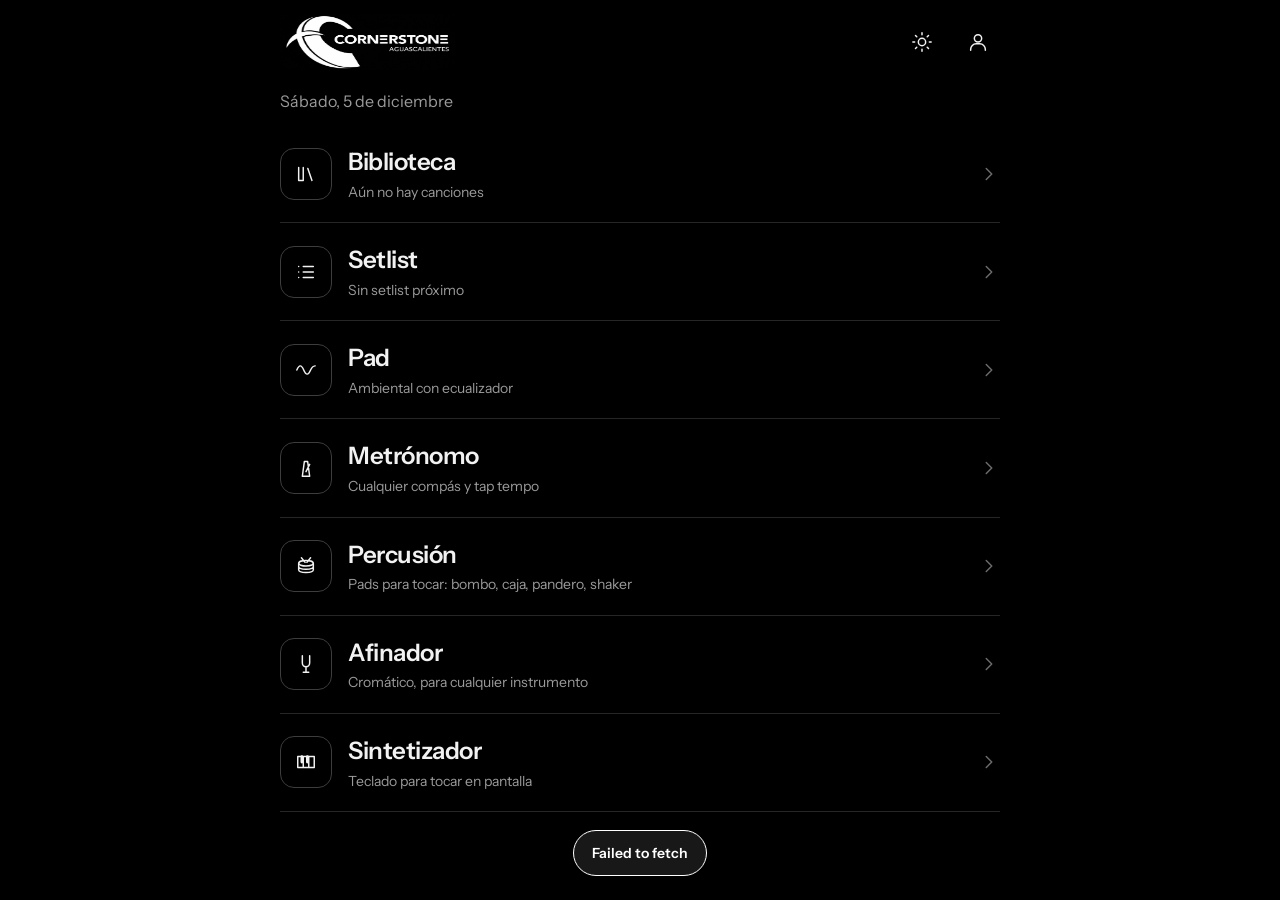
<file: index.html>
<!DOCTYPE html>
<html lang="es">
<head>
  <meta charset="UTF-8">
  <meta name="viewport" content="width=device-width, initial-scale=1, viewport-fit=cover">
  <meta name="theme-color" content="#000000">
  <meta name="color-scheme" content="dark">
  <meta name="apple-mobile-web-app-capable" content="yes">
  <meta name="mobile-web-app-capable" content="yes">
  <meta name="apple-mobile-web-app-status-bar-style" content="black-translucent">
  <title>Alabanza</title>
  <link rel="icon" type="image/jpeg" href="logo_app.jpg">
  <link rel="apple-touch-icon" href="logo_app.jpg">

  <link rel="preconnect" href="https://fonts.googleapis.com">
  <link rel="preconnect" href="https://fonts.gstatic.com" crossorigin>
  <link rel="stylesheet" href="https://fonts.googleapis.com/css2?family=Instrument+Sans:wght@400;500;600;700&display=swap">
  <script src="theme.js"></script>
  <link rel="preload" as="image" href="logo_app_2.png">
  <link rel="stylesheet" href="styles.css">

  <!-- El orden importa -->
  <script src="music.js" defer></script>
  <script src="ui.js" defer></script>
  <script src="audio-core.js" defer></script>
  <script src="database.js" defer></script>
  <script src="pads.js" defer></script>
  <script src="metronome.js" defer></script>
  <script src="perc.js" defer></script>
  <script src="tuner.js" defer></script>
  <script src="synth.js" defer></script>
  <script src="setlist.js" defer></script>
</head>
<body class="on-home">

  <!-- Intro: pantalla negra, el logo aparece con luz y se desvanece para entrar a la app (toca para saltar) -->
  <div id="splash" class="splash" aria-hidden="true">
    <div class="splash-glow"></div>
    <img class="splash-logo" src="logo_app_2.png" alt="">
  </div>

  <!-- Iconos (sprite) -->
  <svg width="0" height="0" style="position:absolute" aria-hidden="true">
    <defs>
      <symbol id="i-library" viewBox="0 0 24 24"><path d="M4 5v14M9 5v14M14 6l4.5 13M4 19h5"/></symbol>
      <symbol id="i-list" viewBox="0 0 24 24"><path d="M9 6h11M9 12h11M9 18h11M4 6h.01M4 12h.01M4 18h.01"/></symbol>
      <symbol id="i-tools" viewBox="0 0 24 24"><path d="M4 8h9M17 8h3M4 16h3M11 16h9"/><circle cx="15" cy="8" r="2"/><circle cx="9" cy="16" r="2"/></symbol>
      <symbol id="i-user" viewBox="0 0 24 24"><circle cx="12" cy="8" r="4"/><path d="M4 21v-1a6 6 0 0 1 6-6h4a6 6 0 0 1 6 6v1"/></symbol>
      <symbol id="i-search" viewBox="0 0 24 24"><circle cx="11" cy="11" r="7"/><path d="m20 20-4-4"/></symbol>
      <symbol id="i-plus" viewBox="0 0 24 24"><path d="M12 5v14M5 12h14"/></symbol>
      <symbol id="i-minus" viewBox="0 0 24 24"><path d="M5 12h14"/></symbol>
      <symbol id="i-edit" viewBox="0 0 24 24"><path d="M4 20h4L19 9l-4-4L4 16v4zM13.5 6.5l4 4"/></symbol>
      <symbol id="i-trash" viewBox="0 0 24 24"><path d="M4 7h16M10 11v6M14 11v6M6 7l1 13h10l1-13M9 7V4h6v3"/></symbol>
      <symbol id="i-x" viewBox="0 0 24 24"><path d="M6 6l12 12M18 6 6 18"/></symbol>
      <symbol id="i-up" viewBox="0 0 24 24"><path d="m6 14 6-6 6 6"/></symbol>
      <symbol id="i-down" viewBox="0 0 24 24"><path d="m6 10 6 6 6-6"/></symbol>
      <symbol id="i-play" viewBox="0 0 24 24"><path d="M8 5v14l11-7z" fill="currentColor" stroke="none"/></symbol>
      <symbol id="i-stop" viewBox="0 0 24 24"><rect x="6" y="6" width="12" height="12" rx="1.5" fill="currentColor" stroke="none"/></symbol>
      <symbol id="i-pad" viewBox="0 0 24 24"><path d="M2 12c2.5-6 5-6 7.5 0s5 6 7.5 0c1.2-2.8 2.4-4.3 5-4.5"/></symbol>
      <symbol id="i-home" viewBox="0 0 24 24"><path d="M4 11.5 12 4l8 7.5M6 10v10h12V10"/></symbol>
      <symbol id="i-chevron" viewBox="0 0 24 24"><path d="m9 6 6 6-6 6"/></symbol>
      <symbol id="i-sun" viewBox="0 0 24 24"><circle cx="12" cy="12" r="4"/><path d="M12 2v2M12 20v2M2 12h2M20 12h2M4.9 4.9l1.4 1.4M17.7 17.7l1.4 1.4M4.9 19.1l1.4-1.4M17.7 6.3l1.4-1.4"/></symbol>
      <symbol id="i-moon" viewBox="0 0 24 24"><path d="M20 14.5A8 8 0 0 1 9.5 4a8 8 0 1 0 10.5 10.5z"/></symbol>
      <symbol id="i-metro" viewBox="0 0 24 24"><path d="M8 21h8l-2.2-16h-3.6L8 21zM12 16l4-8"/></symbol>
      <symbol id="i-tuner" viewBox="0 0 24 24"><path d="M8 3v8a4 4 0 0 0 8 0V3M12 15v6M9 21h6"/></symbol>
      <symbol id="i-drum" viewBox="0 0 24 24"><ellipse cx="12" cy="9" rx="8" ry="3"/><path d="M4 9v7c0 1.7 3.6 3 8 3s8-1.3 8-3V9M4 12.5c0 1.7 3.6 3 8 3s8-1.3 8-3M7 3l4 5M17 3l-4 5"/></symbol>
      <symbol id="i-keys" viewBox="0 0 24 24"><path d="M3 6h18v12H3zM9 6v12M15 6v12"/><path d="M7.5 6v6M13.5 6v6" stroke-width="3"/></symbol>
    </defs>
  </svg>

  <div class="shell">

    <header class="topbar">
      <!-- Logo: reemplaza el título solo en Inicio; cambia con el tema -->
      <div class="brand">
        <img class="brand-img brand-light" src="logo_pagina.jpg" alt="Cornerstone Aguascalientes">
        <img class="brand-img brand-dark" src="logo_pagina_2.jpg" alt="Cornerstone Aguascalientes">
      </div>
      <h1 id="view-title">Alabanza</h1>
      <span id="net-status" class="net-status" hidden>Sin conexión</span>
      <button class="icon-btn theme-toggle" aria-label="Cambiar tema">
        <svg class="i i-sun"><use href="#i-sun"/></svg><svg class="i i-moon"><use href="#i-moon"/></svg>
      </button>
      <button id="admin-btn" class="icon-btn" aria-label="Acceso administrador" aria-pressed="false">
        <svg class="i"><use href="#i-user"/></svg>
      </button>
    </header>

    <nav class="main-nav" aria-label="Principal">
      <button class="nav-btn active" data-view="home" aria-current="page">
        <svg class="i"><use href="#i-home"/></svg><span>Inicio</span>
      </button>
      <button class="nav-btn" data-view="library">
        <svg class="i"><use href="#i-library"/></svg><span>Biblioteca</span>
      </button>
      <button class="nav-btn" data-view="setlist">
        <svg class="i"><use href="#i-list"/></svg><span>Setlist</span>
      </button>
      <button class="nav-btn" data-view="tools">
        <svg class="i"><use href="#i-tools"/></svg><span>Herramientas</span>
      </button>
    </nav>

    <main class="content">

      <!-- INICIO -->
      <section id="home-view" class="view active" aria-labelledby="view-title">
        <p id="home-date" class="home-date"></p>
        <div class="menu">
          <button class="menu-item" data-go="library">
            <span class="menu-ico"><svg class="i"><use href="#i-library"/></svg></span>
            <span class="menu-text"><span class="menu-title">Biblioteca</span><span id="home-library-sub" class="menu-sub">Cargando…</span></span>
            <svg class="i chev"><use href="#i-chevron"/></svg>
          </button>
          <button class="menu-item" data-go="setlist">
            <span class="menu-ico"><svg class="i"><use href="#i-list"/></svg></span>
            <span class="menu-text"><span class="menu-title">Setlist</span><span id="home-setlist-sub" class="menu-sub">Cargando…</span></span>
            <svg class="i chev"><use href="#i-chevron"/></svg>
          </button>
          <button class="menu-item" data-go="tools" data-focus="tool-pad">
            <span class="menu-ico"><svg class="i"><use href="#i-pad"/></svg></span>
            <span class="menu-text"><span class="menu-title">Pad</span><span class="menu-sub">Ambiental con ecualizador</span></span>
            <svg class="i chev"><use href="#i-chevron"/></svg>
          </button>
          <button class="menu-item" data-go="tools" data-focus="tool-metro">
            <span class="menu-ico"><svg class="i"><use href="#i-metro"/></svg></span>
            <span class="menu-text"><span class="menu-title">Metrónomo</span><span class="menu-sub">Cualquier compás y tap tempo</span></span>
            <svg class="i chev"><use href="#i-chevron"/></svg>
          </button>
          <button class="menu-item" data-go="tools" data-focus="tool-perc">
            <span class="menu-ico"><svg class="i"><use href="#i-drum"/></svg></span>
            <span class="menu-text"><span class="menu-title">Percusión</span><span class="menu-sub">Pads para tocar: bombo, caja, pandero, shaker</span></span>
            <svg class="i chev"><use href="#i-chevron"/></svg>
          </button>
          <button class="menu-item" data-go="tools" data-focus="tool-tuner">
            <span class="menu-ico"><svg class="i"><use href="#i-tuner"/></svg></span>
            <span class="menu-text"><span class="menu-title">Afinador</span><span class="menu-sub">Cromático, para cualquier instrumento</span></span>
            <svg class="i chev"><use href="#i-chevron"/></svg>
          </button>
          <button class="menu-item" data-go="tools" data-focus="tool-synth">
            <span class="menu-ico"><svg class="i"><use href="#i-keys"/></svg></span>
            <span class="menu-text"><span class="menu-title">Sintetizador</span><span class="menu-sub">Teclado para tocar en pantalla</span></span>
            <svg class="i chev"><use href="#i-chevron"/></svg>
          </button>
        </div>
      </section>

      <!-- BIBLIOTECA -->
      <section id="library-view" class="view" aria-labelledby="view-title">
        <div class="search-row">
          <label class="search">
            <svg class="i"><use href="#i-search"/></svg>
            <input id="search-input" type="search" placeholder="Buscar por título o letra" autocomplete="off" aria-label="Buscar canción">
          </label>
          <button id="add-song-btn" class="btn btn-primary btn-square admin-only" aria-label="Agregar canción">
            <svg class="i"><use href="#i-plus"/></svg>
          </button>
        </div>
        <div id="songs-list" class="list"><p class="empty">Cargando biblioteca…</p></div>
      </section>

      <!-- SETLIST -->
      <section id="setlist-view" class="view" aria-labelledby="view-title">
        <div class="date-row">
          <input id="setlist-date" type="date" aria-label="Fecha del servicio">
        </div>
        <div id="date-chips" class="chips" aria-label="Fechas con setlist"></div>
        <div id="setlist-songs" class="list"></div>
        <button id="add-to-setlist-btn" class="btn btn-block admin-only">
          <svg class="i"><use href="#i-plus"/></svg>Agregar canción
        </button>
      </section>

      <!-- HERRAMIENTAS -->
      <section id="tools-view" class="view" aria-labelledby="view-title">
        <div id="tool-tabs" class="seg tool-tabs" role="tablist" aria-label="Herramientas">
          <button type="button" data-tool="tool-pad" class="active">Pad</button>
          <button type="button" data-tool="tool-metro">Metrónomo</button>
          <button type="button" data-tool="tool-perc">Percusión</button>
          <button type="button" data-tool="tool-tuner">Afinador</button>
          <button type="button" data-tool="tool-synth">Sinte</button>
        </div>

        <div class="tool active" id="tool-pad">
          <div class="tool-head">
            <h2>Pad</h2>
            <button id="pad-toggle" class="round-btn" aria-label="Reproducir pad" aria-pressed="false">
              <svg class="i i-play"><use href="#i-play"/></svg>
              <svg class="i i-stop"><use href="#i-stop"/></svg>
            </button>
          </div>
          <div id="pad-keys" class="keys" role="group" aria-label="Tono del pad"></div>
          <label class="slider-row">
            <span>Volumen</span>
            <input id="pad-volume" type="range" min="0" max="100" value="50" aria-label="Volumen del pad">
            <output id="pad-volume-value">50%</output>
          </label>

          <div class="eq" role="group" aria-label="Ecualizador del pad">
            <div class="eq-head">
              <h3>Ecualizador</h3>
              <button id="pad-eq-reset" type="button" class="btn btn-sm">Restablecer</button>
            </div>
            <label class="slider-row"><span>Graves</span>
              <input id="eq-low" type="range" min="-12" max="12" step="1" value="0" aria-label="Graves">
              <output id="eq-low-value">0 dB</output></label>
            <label class="slider-row"><span>Medios</span>
              <input id="eq-mid" type="range" min="-12" max="12" step="1" value="0" aria-label="Medios">
              <output id="eq-mid-value">0 dB</output></label>
            <label class="slider-row"><span>Agudos</span>
              <input id="eq-high" type="range" min="-12" max="12" step="1" value="0" aria-label="Agudos">
              <output id="eq-high-value">0 dB</output></label>
            <label class="slider-row"><span>Ambiente</span>
              <input id="pad-reverb" type="range" min="0" max="100" value="55" aria-label="Ambiente (reverb)">
              <output id="pad-reverb-value">55%</output></label>
          </div>
        </div>

        <div class="tool" id="tool-metro">
          <div class="tool-head">
            <h2>Metrónomo</h2>
            <button id="metro-toggle" class="round-btn" aria-label="Reproducir metrónomo" aria-pressed="false">
              <svg class="i i-play"><use href="#i-play"/></svg>
              <svg class="i i-stop"><use href="#i-stop"/></svg>
            </button>
          </div>

          <div class="bpm-stage">
            <button id="bpm-down" class="icon-btn lg" aria-label="Bajar 1 BPM"><svg class="i"><use href="#i-minus"/></svg></button>
            <div class="bpm-readout">
              <input id="bpm-input" type="number" inputmode="numeric" min="40" max="240" value="120" aria-label="BPM">
              <span>BPM</span>
            </div>
            <button id="bpm-up" class="icon-btn lg" aria-label="Subir 1 BPM"><svg class="i"><use href="#i-plus"/></svg></button>
          </div>

          <div id="beat-dots" class="beat-dots" aria-hidden="true"></div>
          <input id="bpm-slider" class="wide-slider" type="range" min="40" max="240" value="120" aria-label="Ajustar BPM">

          <div class="metro-row">
            <button id="tap-btn" class="btn">Tap tempo</button>
            <div class="meter-pick" role="group" aria-label="Compás">
              <select id="meter-num" aria-label="Tiempos por compás (numerador)"></select>
              <span class="meter-slash">/</span>
              <select id="meter-den" aria-label="Figura que marca el tiempo (denominador)"></select>
            </div>
          </div>
          <div id="meter-presets" class="chips" role="group" aria-label="Compases comunes">
            <button type="button" class="chip" data-num="2" data-den="4">2/4</button>
            <button type="button" class="chip" data-num="3" data-den="4">3/4</button>
            <button type="button" class="chip" data-num="4" data-den="4">4/4</button>
            <button type="button" class="chip" data-num="5" data-den="4">5/4</button>
            <button type="button" class="chip" data-num="6" data-den="8">6/8</button>
            <button type="button" class="chip" data-num="9" data-den="8">9/8</button>
            <button type="button" class="chip" data-num="12" data-den="8">12/8</button>
          </div>

          <div id="compound-mode" class="seg compound-mode" role="group" aria-label="Qué marca el BPM en compases compuestos" hidden>
            <button type="button" data-mode="group">BPM = pulso de 3</button>
            <button type="button" data-mode="sub">BPM = cada corchea</button>
          </div>

          <p id="meter-hint" class="hint"></p>

          <label class="slider-row">
            <span>Volumen</span>
            <input id="metro-volume" type="range" min="0" max="100" value="70" aria-label="Volumen del metrónomo">
            <output id="metro-volume-value">70%</output>
          </label>
        </div>

        <div class="tool" id="tool-perc">
          <div class="tool-head">
            <h2>Percusión</h2>
            <div id="perc-banks" class="seg" role="group" aria-label="Banco de sonidos">
              <button type="button" data-bank="0" class="active" aria-pressed="true">Banco 1</button>
              <button type="button" data-bank="1" aria-pressed="false">Banco 2</button>
            </div>
          </div>

          <div id="perc-pads" class="perc-pads" aria-label="Pads de percusión"></div>
          <p class="hint">Toca los pads (puedes usar varios dedos a la vez). En PC: Q W E / A S D.</p>

          <label class="slider-row"><span>Volumen</span>
            <input id="perc-volume" type="range" min="0" max="100" value="85" aria-label="Volumen de la percusión">
            <output id="perc-volume-value">85%</output></label>
          <label class="slider-row"><span>Ambiente</span>
            <input id="perc-reverb" type="range" min="0" max="100" value="30" aria-label="Ambiente de la percusión">
            <output id="perc-reverb-value">30%</output></label>
        </div>

        <div class="tool" id="tool-tuner">
          <div class="tool-head">
            <h2>Afinador</h2>
            <button id="tuner-toggle" class="round-btn" aria-label="Activar afinador" aria-pressed="false">
              <svg class="i i-play"><use href="#i-play"/></svg>
              <svg class="i i-stop"><use href="#i-stop"/></svg>
            </button>
          </div>
          <div class="tuner-read">
            <div id="tuner-note" class="tuner-note">–</div>
            <div id="tuner-sub" class="tuner-sub">Toca el botón para activar el micrófono</div>
          </div>
          <div id="tuner-meter" class="tuner-meter" aria-hidden="true"><div id="tuner-needle" class="tuner-needle"></div></div>
          <div id="tuner-strings" class="strings" hidden></div>
          <p class="hint">Afinador cromático: detecta cualquier nota, sirve para cualquier instrumento.</p>
        </div>

        <div class="tool" id="tool-synth">
          <div class="tool-head">
            <h2>Sintetizador</h2>
            <button id="synth-sustain" class="btn btn-sm" type="button" aria-pressed="false">Sostener</button>
          </div>
          <div id="synth-presets" class="chips" role="group" aria-label="Sonido"></div>
          <div class="synth-oct">
            <button id="synth-oct-down" class="icon-btn lg" aria-label="Octava abajo"><svg class="i"><use href="#i-minus"/></svg></button>
            <div class="synth-oct-read"><strong id="synth-oct">C4</strong><span id="synth-oct-hint"></span></div>
            <button id="synth-oct-up" class="icon-btn lg" aria-label="Octava arriba"><svg class="i"><use href="#i-plus"/></svg></button>
          </div>
          <div id="synth-piano" class="piano" aria-label="Teclado"></div>
          <p class="hint">También funciona con el teclado de la PC: A S D F G H J K L ; (blancas) y W E T Y U O P (negras).</p>
          <label class="slider-row"><span>Volumen</span>
            <input id="synth-volume" type="range" min="0" max="100" value="60" aria-label="Volumen del sintetizador">
            <output id="synth-volume-value">60%</output></label>
          <label class="slider-row"><span>Ambiente</span>
            <input id="synth-reverb" type="range" min="0" max="100" value="35" aria-label="Ambiente del sintetizador">
            <output id="synth-reverb-value">35%</output></label>
          <label class="slider-row"><span>Brillo</span>
            <input id="synth-bright" type="range" min="0" max="100" value="50" aria-label="Brillo del sintetizador">
            <output id="synth-bright-value">50%</output></label>
        </div>

      </section>
    </main>
  </div>

  <!-- VISOR DE CANCIONES -->
  <div id="song-viewer" class="viewer" hidden role="dialog" aria-modal="true" aria-labelledby="song-title">
    <div class="viewer-head">
      <button id="close-viewer" class="icon-btn" aria-label="Cerrar"><svg class="i"><use href="#i-x"/></svg></button>
      <div class="viewer-title">
        <h2 id="song-title"></h2>
        <p id="song-meta"></p>
      </div>
      <button class="icon-btn theme-toggle" aria-label="Cambiar tema">
        <svg class="i i-sun"><use href="#i-sun"/></svg><svg class="i i-moon"><use href="#i-moon"/></svg>
      </button>
      <button id="edit-from-viewer-btn" class="icon-btn admin-only" aria-label="Editar canción"><svg class="i"><use href="#i-edit"/></svg></button>
    </div>

    <div class="viewer-tools">
      <div class="seg" role="group" aria-label="Tipo de vista">
        <button id="view-singer" type="button" class="active">Cantante</button>
        <button id="view-musician" type="button">Músico</button>
      </div>
      <div class="seg" role="group" aria-label="Solo acordes">
        <button id="chords-only" type="button" aria-pressed="false" hidden>Solo acordes</button>
      </div>

      <div class="stepper" role="group" aria-label="Transponer">
        <button id="transpose-down" type="button" aria-label="Bajar un semitono"><svg class="i"><use href="#i-minus"/></svg></button>
        <button id="current-key" type="button" aria-label="Tono actual. Toca para volver al original">C</button>
        <button id="transpose-up" type="button" aria-label="Subir un semitono"><svg class="i"><use href="#i-plus"/></svg></button>
      </div>

      <div class="stepper" role="group" aria-label="Tamaño de letra">
        <button id="font-down" type="button" aria-label="Letra más pequeña">A−</button>
        <button id="font-up" type="button" aria-label="Letra más grande">A+</button>
      </div>

      <div class="quick">
        <button id="quick-pad-btn" class="icon-btn outline" aria-label="Pad en el tono actual"><svg class="i"><use href="#i-pad"/></svg></button>
        <button id="quick-metro-btn" class="icon-btn outline" aria-label="Metrónomo"><svg class="i"><use href="#i-metro"/></svg></button>
      </div>
    </div>

    <div id="song-content" class="song-content"></div>
  </div>

  <!-- DIÁLOGO: ACCESO ADMIN -->
  <dialog id="login-dialog">
    <form id="login-form" method="dialog" class="dlg">
      <h3>Acceso administrador</h3>
      <label class="field">
        <span>PIN</span>
        <input id="admin-pin" type="password" inputmode="numeric" autocomplete="off" maxlength="12" required>
      </label>
      <p id="login-error" class="form-error" role="alert" hidden></p>
      <div class="dlg-actions">
        <button type="button" id="cancel-login" class="btn">Cancelar</button>
        <button type="submit" id="submit-login" class="btn btn-primary">Entrar</button>
      </div>
    </form>
  </dialog>

  <!-- DIÁLOGO: CANCIÓN -->
  <dialog id="song-dialog">
    <form id="song-form" method="dialog" class="dlg">
      <h3 id="song-dialog-title">Nueva canción</h3>
      <label class="field">
        <span>Título</span>
        <input id="song-title-input" type="text" required maxlength="200">
      </label>
      <div class="field-row">
        <label class="field">
          <span>Tono original</span>
          <select id="song-key"></select>
        </label>
        <label class="field">
          <span>BPM</span>
          <input id="song-bpm" type="number" inputmode="numeric" min="40" max="240" value="120" required>
        </label>
        <label class="field">
          <span>Compás</span>
          <select id="song-ts"></select>
        </label>
      </div>
      <label class="field">
        <span>Letra con acordes</span>
        <textarea id="song-lyrics" rows="12" wrap="off" spellcheck="false" placeholder="[Intro]&#10;C   Am   F   G&#10;&#10;[Verso 1]&#10;C        Am     F&#10;Grande es el Señor&#10;G          C     Am&#10;Y muy digno de loar"></textarea>
        <small>Escribe los acordes en una línea arriba de la letra, cada uno justo sobre la sílaba donde cambia. Una línea sola como [Coro] crea un título de sección. Una línea de solo acordes (intro) déjala seguida de un renglón vacío.</small>
      </label>
      <div class="dlg-actions">
        <button type="button" id="cancel-song" class="btn">Cancelar</button>
        <button type="submit" id="save-song" class="btn btn-primary">Guardar</button>
      </div>
    </form>
  </dialog>

  <!-- DIÁLOGO: AGREGAR AL SETLIST -->
  <dialog id="setlist-dialog">
    <form id="setlist-form" method="dialog" class="dlg">
      <h3>Agregar al setlist</h3>
      <label class="field">
        <span>Canción</span>
        <select id="sl-song" required></select>
      </label>
      <label class="field">
        <span>Tono para este servicio</span>
        <select id="sl-key"></select>
      </label>
      <div class="dlg-actions">
        <button type="button" id="cancel-sl" class="btn">Cancelar</button>
        <button type="submit" class="btn btn-primary">Agregar</button>
      </div>
    </form>
  </dialog>

  <!-- DIÁLOGO: AJUSTES DEL PAD (se abre dejando presionado el botón de pad en el setlist) -->
  <dialog id="pad-dialog">
    <div class="dlg">
      <div>
        <h3>Ajustes del pad</h3>
        <p id="pad-dlg-sub" class="row-sub"></p>
      </div>
      <button type="button" id="pd-toggle" class="btn btn-primary">Reproducir</button>
      <div>
        <label class="slider-row"><span>Volumen</span>
          <input id="pd-volume" type="range" min="0" max="100" value="50" aria-label="Volumen del pad">
          <output id="pd-volume-value">50%</output></label>
      </div>
      <div class="eq" role="group" aria-label="Ecualizador del pad">
        <div class="eq-head">
          <h3>Ecualizador</h3>
          <button id="pd-reset" type="button" class="btn btn-sm">Restablecer</button>
        </div>
        <label class="slider-row"><span>Graves</span>
          <input id="pd-low" type="range" min="-12" max="12" step="1" value="0" aria-label="Graves">
          <output id="pd-low-value">0 dB</output></label>
        <label class="slider-row"><span>Medios</span>
          <input id="pd-mid" type="range" min="-12" max="12" step="1" value="0" aria-label="Medios">
          <output id="pd-mid-value">0 dB</output></label>
        <label class="slider-row"><span>Agudos</span>
          <input id="pd-high" type="range" min="-12" max="12" step="1" value="0" aria-label="Agudos">
          <output id="pd-high-value">0 dB</output></label>
        <label class="slider-row"><span>Ambiente</span>
          <input id="pd-reverb" type="range" min="0" max="100" value="55" aria-label="Ambiente (reverb)">
          <output id="pd-reverb-value">55%</output></label>
      </div>
      <div class="dlg-actions">
        <button type="button" id="pd-close" class="btn">Cerrar</button>
      </div>
    </div>
  </dialog>

  <div id="toast-root" class="toast-root" aria-live="polite"></div>

  <script>
    /* Intro: se retira sola al terminar la animación; tocar la pantalla la salta */
    (function () {
      var el = document.getElementById('splash');
      if (!el) return;
      var done = false;
      function remove() { if (done) return; done = true; el.remove(); }
      el.addEventListener('animationend', function (e) { if (e.animationName === 'splash-out') remove(); });
      el.addEventListener('click', function () { el.classList.add('skip'); setTimeout(remove, 450); });
      setTimeout(remove, 6000); // seguro por si el navegador no dispara animationend
    })();
  </script>
</body>
</html>
</file>
<file: styles.css>
/* ============================================
   ALABANZA - Diseño minimalista, negro sobre todo
   Negro puro de fondo, blanco para lo que importa.
   ============================================ */

:root {
  --bg: #000;
  --s1: #0e0e0e;
  --s2: #181818;
  --line: #262626;
  --line-2: #3d3d3d;
  --dim: #6b6b6b;
  --muted: #9a9a9a;
  --fg: #f2f2f2;
  --white: #fff;
  --press: #d9d9d9;
  --chord: #cfcfcf;
  --backdrop: rgba(0, 0, 0, .85);

  --font: 'Instrument Sans', system-ui, -apple-system, 'Segoe UI', Roboto, sans-serif;
  --nav-h: 64px;
  --safe-b: env(safe-area-inset-bottom, 0px);
  --safe-t: env(safe-area-inset-top, 0px);
}

/* Tema claro: se invierten fondo y acento */
:root[data-theme="light"] {
  --bg: #fff; --s1: #f5f5f5; --s2: #ebebeb;
  --line: #e4e4e4; --line-2: #c9c9c9;
  --dim: #8c8c8c; --muted: #5f5f5f; --fg: #0d0d0d; --white: #000;
  --press: #333; --chord: #333; --backdrop: rgba(0, 0, 0, .45);
  color-scheme: light;
}

*, *::before, *::after { box-sizing: border-box; margin: 0; padding: 0; }

html { color-scheme: dark; -webkit-text-size-adjust: 100%; }

body {
  background: var(--bg);
  color: var(--fg);
  font-family: var(--font);
  font-size: 16px;
  line-height: 1.45;
  -webkit-font-smoothing: antialiased;
  -webkit-tap-highlight-color: transparent;
  min-height: 100dvh;
}
body.no-scroll { overflow: hidden; }

[hidden] { display: none !important; }

button, input, select, textarea { font: inherit; color: inherit; }
button { background: none; border: 0; cursor: pointer; }
:focus-visible { outline: 2px solid var(--white); outline-offset: 2px; }

.i {
  width: 22px; height: 22px; flex: none;
  fill: none; stroke: currentColor; stroke-width: 1.6;
  stroke-linecap: round; stroke-linejoin: round;
}

/* ---------- Estructura ---------- */
.shell { max-width: 720px; margin: 0 auto; padding: 0 20px; }

.topbar {
  position: sticky; top: 0; z-index: 10;
  display: flex; align-items: center; gap: 12px;
  padding: calc(var(--safe-t) + 14px) 0 10px;
  background: var(--bg);
}
.topbar h1 { flex: 1; font-size: 34px; font-weight: 600; letter-spacing: -0.03em; line-height: 1.1; }
.logo { height: 28px; }

.net-status {
  font-size: 12px; color: var(--muted);
  border: 1px solid var(--line-2); border-radius: 999px; padding: 3px 10px;
}

.content { padding: 8px 0 calc(var(--nav-h) + var(--safe-b) + 32px); }
.view { display: none; }
.view.active { display: block; }

/* ---------- Navegación ---------- */
.main-nav {
  position: fixed; left: 0; right: 0; bottom: 0; z-index: 20;
  display: flex; justify-content: center;
  height: calc(var(--nav-h) + var(--safe-b)); padding-bottom: var(--safe-b);
  background: var(--bg); border-top: 1px solid var(--line);
}
.nav-btn {
  flex: 1; max-width: 240px;
  display: flex; flex-direction: column; align-items: center; justify-content: center; gap: 3px;
  color: var(--dim); font-size: 12px; font-weight: 500;
  transition: color .15s;
}
.nav-btn.active { color: var(--white); }

@media (min-width: 900px) {
  .shell { max-width: none; padding: 0 48px 0 168px; }
  .content, .topbar { max-width: 720px; margin: 0 auto; }
  .main-nav {
    right: auto; top: 0; width: 120px; height: auto; padding: 96px 0 0;
    flex-direction: column; justify-content: flex-start; gap: 8px;
    border-top: 0; border-right: 1px solid var(--line);
  }
  .nav-btn { flex: none; max-width: none; height: 72px; }
  .content { padding-bottom: 48px; }
}

/* ---------- Botones ---------- */
.icon-btn {
  width: 44px; height: 44px; flex: none; border-radius: 50%;
  display: inline-flex; align-items: center; justify-content: center;
  color: var(--fg);
}
.icon-btn:active { background: var(--s2); }
.icon-btn.lg { width: 56px; height: 56px; border: 1px solid var(--line-2); }
.icon-btn.outline { border: 1px solid var(--line-2); }
.icon-btn.outline.on { background: var(--white); color: var(--bg); border-color: var(--white); }
#admin-btn[aria-pressed="true"] { background: var(--white); color: var(--bg); }

.btn {
  display: inline-flex; align-items: center; justify-content: center; gap: 8px;
  min-height: 48px; padding: 0 20px; border-radius: 12px;
  border: 1px solid var(--line-2); font-weight: 600;
  transition: background .15s, border-color .15s;
}
.btn:active { background: var(--s2); }
.btn:disabled { opacity: .5; cursor: default; }
.btn-primary { background: var(--white); color: var(--bg); border-color: var(--white); }
.btn-primary:active { background: var(--press); }
.btn-square { width: 48px; padding: 0; }
.btn-block { width: 100%; margin-top: 20px; }

/* Elementos solo para admin */
.admin-only { display: none !important; }
body.admin-mode .admin-only { display: inline-flex !important; }
body.admin-mode .row-tools.admin-only { display: flex !important; }

/* ---------- Biblioteca ---------- */
.search-row { display: flex; gap: 10px; margin-bottom: 8px; }
.search {
  flex: 1; display: flex; align-items: center; gap: 10px;
  height: 48px; padding: 0 16px; border-radius: 12px;
  background: var(--s1); border: 1px solid var(--line); color: var(--muted);
}
.search:focus-within { border-color: var(--line-2); color: var(--fg); }
.search input { flex: 1; min-width: 0; height: 100%; background: none; border: 0; outline: 0; color: var(--fg); }
.search input::placeholder { color: var(--dim); }

.list { margin-top: 8px; }
.row { display: flex; align-items: center; flex-wrap: wrap; border-bottom: 1px solid var(--line); }
.row-main {
  flex: 1; min-width: 0; display: flex; align-items: center; gap: 16px;
  padding: 18px 0; text-align: left;
}
.row-main:active .row-title { opacity: .6; }
.row-text { flex: 1; min-width: 0; display: flex; flex-direction: column; gap: 2px; }
.row-title { font-size: 19px; font-weight: 600; letter-spacing: -0.01em; overflow-wrap: anywhere; }
.row-sub { font-size: 14px; color: var(--muted); }
.key-badge {
  flex: none; min-width: 48px; height: 48px; padding: 0 8px; border-radius: 12px;
  display: inline-flex; align-items: center; justify-content: center;
  border: 1px solid var(--line-2); font-size: 18px; font-weight: 700;
}
.row-tools { align-items: center; gap: 2px; margin-left: 8px; }
.row-num { width: 28px; flex: none; color: var(--dim); font-variant-numeric: tabular-nums; font-weight: 500; }
.row-setlist .row-tools { flex-basis: 100%; justify-content: flex-end; margin: -6px 0 12px; }

.key-select {
  height: 40px; padding: 0 10px; border-radius: 10px; margin-right: auto;
  background: var(--s1); border: 1px solid var(--line-2);
}

.empty { padding: 56px 8px; text-align: center; color: var(--muted); }

/* ---------- Setlist ---------- */
.date-row input[type="date"] {
  width: 100%; height: 52px; padding: 0 16px; border-radius: 12px;
  background: var(--s1); border: 1px solid var(--line); font-size: 18px; font-weight: 600;
}
.chips { display: flex; gap: 8px; overflow-x: auto; margin-top: 12px; scrollbar-width: none; }
.chips:empty { display: none; }
.chip {
  flex: none; height: 36px; padding: 0 14px; border-radius: 999px;
  border: 1px solid var(--line-2); color: var(--muted); font-size: 14px; font-weight: 500;
}
.chip.active { background: var(--white); color: var(--bg); border-color: var(--white); }

/* ---------- Herramientas ---------- */
.tool { padding: 24px 0 32px; border-bottom: 1px solid var(--line); }
.tool:last-child { border-bottom: 0; }
.tool-head { display: flex; align-items: center; justify-content: space-between; margin-bottom: 20px; }
.tool-head h2 { font-size: 24px; font-weight: 600; letter-spacing: -0.02em; }

.round-btn {
  width: 64px; height: 64px; border-radius: 50%;
  display: inline-flex; align-items: center; justify-content: center;
  border: 1px solid var(--line-2); color: var(--white);
  transition: background .15s, color .15s;
}
.round-btn .i { width: 26px; height: 26px; }
.round-btn .i-stop, .round-btn.playing .i-play { display: none; }
.round-btn.playing .i-stop { display: block; }
.round-btn.playing { background: var(--white); color: var(--bg); border-color: var(--white); }

.keys { display: grid; grid-template-columns: repeat(4, 1fr); gap: 8px; }
.key-btn {
  height: 58px; border-radius: 12px; border: 1px solid var(--line);
  background: var(--s1); font-size: 19px; font-weight: 600;
  transition: background .15s, color .15s;
}
.key-btn:active { background: var(--s2); }
.key-btn.active { background: var(--white); color: var(--bg); border-color: var(--white); }

.slider-row { display: flex; align-items: center; gap: 14px; margin-top: 24px; color: var(--muted); font-size: 14px; }
.slider-row span { width: 72px; }
.slider-row output { min-width: 52px; text-align: right; font-variant-numeric: tabular-nums; color: var(--fg); }

/* Sliders: pista fina, pulgar blanco */
input[type="range"] {
  -webkit-appearance: none; appearance: none; flex: 1; width: 100%; height: 28px;
  background: transparent; cursor: pointer;
}
input[type="range"]::-webkit-slider-runnable-track { height: 2px; background: var(--line-2); border-radius: 2px; }
input[type="range"]::-moz-range-track { height: 2px; background: var(--line-2); border-radius: 2px; }
input[type="range"]::-webkit-slider-thumb {
  -webkit-appearance: none; width: 22px; height: 22px; margin-top: -10px;
  border-radius: 50%; background: var(--white); border: 0;
}
input[type="range"]::-moz-range-thumb { width: 22px; height: 22px; border-radius: 50%; background: var(--white); border: 0; }

.bpm-stage { display: flex; align-items: center; justify-content: space-between; gap: 8px; }
.bpm-readout { display: flex; flex-direction: column; align-items: center; }
.bpm-readout input {
  width: 3.2ch; background: none; border: 0; outline: 0; text-align: center;
  font-size: 104px; line-height: 1; font-weight: 300; letter-spacing: -0.04em;
  font-variant-numeric: tabular-nums; -moz-appearance: textfield; appearance: textfield;
}
.bpm-readout input::-webkit-outer-spin-button,
.bpm-readout input::-webkit-inner-spin-button { -webkit-appearance: none; margin: 0; }
.bpm-readout span { color: var(--muted); font-size: 14px; font-weight: 500; letter-spacing: .02em; }

.beat-dots { display: flex; justify-content: center; align-items: center; gap: 14px; height: 28px; margin: 20px 0 8px; }
.dot { width: 12px; height: 12px; border-radius: 50%; border: 1.5px solid var(--line-2); transition: background .06s, border-color .06s; }
.dot.accent { width: 16px; height: 16px; }
.dot.on { background: var(--white); border-color: var(--white); }

.metro-row { display: flex; align-items: center; justify-content: space-between; gap: 12px; margin-top: 16px; }

.theme-toggle .i-moon { display: none; }
:root[data-theme="light"] .theme-toggle .i-sun { display: none; }
:root[data-theme="light"] .theme-toggle .i-moon { display: block; }

/* ---------- Inicio ---------- */
.home-date { color: var(--muted); margin: 2px 0 12px; }
.menu-item {
  width: 100%; display: flex; align-items: center; gap: 16px;
  padding: 20px 0; text-align: left; border-bottom: 1px solid var(--line);
}
.menu-item:active .menu-title { opacity: .6; }
.menu-ico {
  flex: none; width: 52px; height: 52px; border-radius: 14px;
  display: inline-flex; align-items: center; justify-content: center; border: 1px solid var(--line-2);
}
.menu-text { flex: 1; min-width: 0; display: flex; flex-direction: column; gap: 2px; }
.menu-title { font-size: 24px; font-weight: 600; letter-spacing: -0.02em; }
.menu-sub { font-size: 14px; color: var(--muted); }
.chev { color: var(--dim); }
.tool { scroll-margin-top: 72px; }

/* ---------- Ecualizador y compás ---------- */
.eq { margin-top: 28px; padding-top: 20px; border-top: 1px solid var(--line); }
.eq-head { display: flex; align-items: center; justify-content: space-between; }
.eq-head h3 { font-size: 17px; font-weight: 600; }
.eq .slider-row { margin-top: 12px; }
.btn-sm { min-height: 36px; padding: 0 14px; font-size: 14px; border-radius: 10px; }

.meter-pick { display: inline-flex; align-items: center; gap: 6px; }
.meter-pick select {
  height: 48px; min-width: 64px; padding: 0 10px; border-radius: 12px; text-align: center;
  background: var(--s1); border: 1px solid var(--line-2); font-size: 20px; font-weight: 700;
}
.meter-slash { font-size: 24px; color: var(--muted); }
#meter-presets { margin-top: 14px; }
.beat-dots { flex-wrap: wrap; height: auto; min-height: 28px; row-gap: 10px; }
.beat-dots.many { gap: 8px; }
.beat-dots.many .dot { width: 10px; height: 10px; }
.beat-dots.many .dot.accent { width: 14px; height: 14px; }
.dot.sub { width: 14px; height: 14px; }

/* ---------- Control segmentado / stepper ---------- */
.seg, .stepper {
  display: inline-flex; border: 1px solid var(--line-2); border-radius: 12px; overflow: hidden; flex: none;
}
.seg button, .stepper button {
  height: 44px; min-width: 44px; padding: 0 16px; font-weight: 600; font-size: 15px;
  display: inline-flex; align-items: center; justify-content: center;
}
.seg button + button, .stepper button + button { border-left: 1px solid var(--line-2); }
.seg button.active { background: var(--white); color: var(--bg); }
.stepper button:active { background: var(--s2); }
.stepper #current-key { min-width: 60px; font-size: 18px; font-weight: 700; }
.stepper #current-key.changed { background: var(--white); color: var(--bg); }

/* ---------- Visor ---------- */
.viewer {
  position: fixed; inset: 0; z-index: 50; background: var(--bg);
  display: flex; flex-direction: column;
}
.viewer-head {
  display: flex; align-items: center; gap: 8px;
  padding: calc(var(--safe-t) + 10px) 12px 10px;
}
.viewer-title { flex: 1; min-width: 0; text-align: center; }
.viewer-title h2 { font-size: 19px; font-weight: 600; letter-spacing: -0.01em; white-space: nowrap; overflow: hidden; text-overflow: ellipsis; }
.viewer-title p { font-size: 13px; color: var(--muted); }

.viewer-tools {
  display: flex; flex-wrap: wrap; align-items: center; gap: 10px;
  padding: 10px 16px 14px; border-bottom: 1px solid var(--line);
}
.quick { display: flex; gap: 8px; margin-left: auto; }

.song-content {
  flex: 1; overflow-y: auto; -webkit-overflow-scrolling: touch;
  padding: 28px 22px calc(var(--safe-b) + 120px);
  max-width: 760px; width: 100%; margin: 0 auto;
  font-size: calc(clamp(24px, 6vw, 34px) * var(--fs, 1));
  line-height: 1.5; letter-spacing: -0.01em;
}
.song-content .ln { margin-bottom: .3em; overflow-wrap: break-word; }
.song-content .gap { height: 1em; }
.song-content .sec {
  margin: 1.6em 0 .5em; font-size: .52em; font-weight: 600; color: var(--muted);
  letter-spacing: .02em; padding-bottom: .4em; border-bottom: 1px solid var(--line);
}
.song-content .sec:first-child { margin-top: 0; }

/* Vista músico: acordes alineados sobre la sílaba */
.song-content.musician { font-size: calc(clamp(20px, 5vw, 28px) * var(--fs, 1)); }
.song-content.musician .ln { color: var(--chord); line-height: 1.2; margin-bottom: .55em; }
.w { display: inline-block; white-space: nowrap; }
.sg { display: inline-flex; flex-direction: column; vertical-align: bottom; }
.ch { font-weight: 700; color: var(--white); font-size: .82em; line-height: 1.3; padding-right: .45em; min-height: 1.3em; }
.tx { white-space: pre; }

/* Vista músico, solo acordes: una fila de acordes por línea de la canción */
.song-content.musician.only-chords { font-size: calc(clamp(24px, 6vw, 34px) * var(--fs, 1)); }
.song-content .co-line { display: flex; flex-wrap: wrap; gap: .1em 1em; color: var(--white); font-weight: 700; line-height: 1.3; margin-bottom: .45em; }
.song-content .co-line .co { white-space: nowrap; }
.song-content.only-chords .sec { margin-top: 1.2em; }
.field textarea { white-space: pre; overflow-x: auto; }

/* ---------- Diálogos y formularios ---------- */
dialog {
  width: min(92vw, 520px); max-height: 92dvh; margin: auto;
  background: var(--s1); color: var(--fg);
  border: 1px solid var(--line-2); border-radius: 20px; padding: 0; overflow: auto;
}
dialog::backdrop { background: var(--backdrop); }
.dlg { display: flex; flex-direction: column; gap: 18px; padding: 24px; }
.dlg h3 { font-size: 22px; font-weight: 600; letter-spacing: -0.02em; }
.dlg-actions { display: flex; gap: 10px; justify-content: flex-end; margin-top: 4px; }
.dlg-actions .btn { flex: 1; }

.field { display: flex; flex-direction: column; gap: 6px; flex: 1; min-width: 0; }
.field > span { font-size: 14px; color: var(--muted); font-weight: 500; }
.field small { font-size: 13px; color: var(--dim); }
.field-row { display: flex; gap: 12px; }
.field input, .field select, .field textarea {
  width: 100%; padding: 12px 14px; border-radius: 12px; font-size: 16px; /* 16px evita el zoom en iOS */
  background: var(--s2); border: 1px solid var(--line-2);
}
.field input, .field select { height: 48px; padding-top: 0; padding-bottom: 0; }
.field textarea { resize: vertical; min-height: 200px; line-height: 1.5; font-family: ui-monospace, SFMono-Regular, Menlo, monospace; font-size: 15px; }
.field input:focus, .field select:focus, .field textarea:focus { outline: 0; border-color: var(--white); }
.form-error { font-size: 14px; color: var(--white); border-left: 2px solid var(--white); padding-left: 10px; }

/* ---------- Avisos ---------- */
.toast-root {
  position: fixed; left: 0; right: 0; z-index: 100;
  bottom: calc(var(--nav-h) + var(--safe-b) + 16px);
  display: flex; flex-direction: column; align-items: center; gap: 8px; pointer-events: none;
}
.toast {
  max-width: min(92vw, 420px); padding: 12px 18px; border-radius: 999px;
  background: var(--white); color: var(--bg); font-size: 14px; font-weight: 600;
  animation: toast-in .18s ease-out;
}
.toast-error { background: var(--s2); color: var(--white); border: 1px solid var(--white); }
.toast.out { opacity: 0; transition: opacity .35s; }
@keyframes toast-in { from { opacity: 0; transform: translateY(6px); } }
@media (min-width: 900px) { .toast-root { bottom: 24px; } }

@media (prefers-reduced-motion: reduce) {
  *, *::before, *::after { animation: none !important; transition: none !important; }
}

/* ============ Inicio sin barras: aparecen al entrar a un menú ============ */
body.on-home .main-nav { display: none; }
body.on-home .content { padding-bottom: 32px; }
body.on-home .toast-root { bottom: 24px; }
@media (min-width: 900px) { body.on-home .shell { padding: 0 48px; } }
.net-status { cursor: pointer; }

/* ============ Herramientas con pestañas ============ */
.tool { display: none; scroll-margin-top: 0; }
.tool.active { display: block; }
.tool-tabs { display: flex; width: 100%; margin-top: 8px; }
.tool-tabs button { flex: 1; padding: 0 4px; font-size: 14px; color: var(--muted); }
.tool-tabs button.active { background: var(--white); color: var(--bg); }
.hint { margin-top: 12px; font-size: 13px; color: var(--dim); text-align: center; }
.key-btn small { font-size: .6em; font-weight: 500; margin-left: 1px; opacity: .7; }

/* ============ Afinador ============ */
.tuner-pick { display: flex; gap: 10px; }
.tuner-pick select { flex: 1; min-width: 0; height: 48px; padding: 0 12px; border-radius: 12px; background: var(--s1); border: 1px solid var(--line-2); }
.tuner-read { text-align: center; margin: 28px 0 8px; }
.tuner-note { font-size: 96px; line-height: 1; font-weight: 300; letter-spacing: -.04em; }
.tuner-note small { font-size: .35em; font-weight: 500; color: var(--muted); letter-spacing: 0; }
.tuner-sub { color: var(--muted); font-size: 14px; margin-top: 8px; min-height: 1.4em; }
.tuner-meter { position: relative; height: 56px; margin: 18px 0 8px; border: 1px solid var(--line-2); border-radius: 12px; overflow: hidden; transition: background .15s; }
.tuner-meter::before { content: ""; position: absolute; left: 50%; top: 0; bottom: 0; width: 2px; background: var(--line-2); transform: translateX(-50%); }
.tuner-needle { position: absolute; top: 6px; bottom: 6px; left: 50%; width: 6px; border-radius: 3px; background: var(--white); transform: translateX(-50%); opacity: .25; transition: left .12s; }
.tuner-meter.live .tuner-needle { opacity: 1; }
.tuner-meter.ok { background: var(--white); }
.tuner-meter.ok .tuner-needle { background: var(--bg); }
.tuner-meter.ok::before { background: var(--bg); }
.strings { display: grid; grid-template-columns: repeat(auto-fit, minmax(52px, 1fr)); gap: 8px; margin-top: 20px; }

/* ============ Sintetizador ============ */
.synth-oct { display: flex; align-items: center; justify-content: space-between; margin-top: 18px; }
.synth-oct-read { display: flex; flex-direction: column; align-items: center; }
.synth-oct-read strong { font-size: 28px; font-weight: 600; }
.synth-oct-read span { font-size: 13px; color: var(--muted); }
.piano { position: relative; display: flex; height: 200px; margin-top: 18px; touch-action: none; user-select: none; -webkit-user-select: none; -webkit-touch-callout: none; }
.pk { flex: 1; border: 1px solid var(--bg); border-radius: 0 0 8px 8px; background: var(--white); }
.pk.on { background: var(--muted); }
.bk { position: absolute; top: 0; width: 6.6%; height: 62%; transform: translateX(-50%); z-index: 2; background: var(--bg); border: 1px solid var(--line-2); border-radius: 0 0 6px 6px; }
.bk.on { background: var(--dim); }
#synth-sustain.active { background: var(--white); color: var(--bg); border-color: var(--white); }

/* ---------- Botones de pad y metrónomo en el setlist ---------- */
.row-play { display: flex; align-items: center; gap: 6px; margin-left: 8px; flex: none; }
.row-play .icon-btn {
  touch-action: manipulation; user-select: none; -webkit-user-select: none; -webkit-touch-callout: none;
}
.hint { font-size: 13px; color: var(--dim); padding: 16px 0 0; text-align: center; }
#pad-dialog .eq { margin-top: 0; }

/* ---------- Logo en la barra superior (solo en Inicio; cambia con el tema) ---------- */
.brand { display: none; flex: 1; align-items: center; min-width: 0; }
body.on-home .brand { display: flex; }
body.on-home #view-title { display: none; }
.brand-img { height: 56px; width: 175px; max-width: 100%; object-fit: fill; display: block; }
.brand-light { display: none; mix-blend-mode: multiply; }
.brand-dark { mix-blend-mode: screen; }
:root[data-theme="light"] .brand-light { display: block; }
:root[data-theme="light"] .brand-dark { display: none; }

/* ---------- Pestañas de herramientas: 5 opciones, con scroll horizontal si no caben ---------- */
.tool-tabs { overflow-x: auto; scrollbar-width: none; }
.tool-tabs::-webkit-scrollbar { display: none; }
.tool-tabs button { flex: 1 0 auto; padding: 0 14px; white-space: nowrap; }

/* ---------- Percusión y modo de compás compuesto ---------- */
.chips.wrap { flex-wrap: wrap; overflow: visible; }
.compound-mode { display: flex; width: 100%; margin-top: 14px; }
.compound-mode button { flex: 1; font-size: 13px; color: var(--muted); }
.compound-mode button.active { background: var(--white); color: var(--bg); }
.perc-pads { display: grid; grid-template-columns: repeat(2, 1fr); gap: 10px; touch-action: none; user-select: none; -webkit-user-select: none; }
.perc-pad {
  position: relative; height: 104px; border-radius: 16px; border: 1px solid var(--line-2); background: var(--s1);
  display: flex; align-items: center; justify-content: center; text-align: center;
  font-size: 18px; font-weight: 600; touch-action: none; -webkit-touch-callout: none;
  transition: background .08s, color .08s, transform .08s;
}
.perc-pad.on { background: var(--white); color: var(--bg); border-color: var(--white); transform: scale(.97); }
.perc-name { padding: 0 8px; }
.perc-key { position: absolute; right: 10px; bottom: 6px; font-size: 11px; font-weight: 500; color: var(--dim); }
.perc-pad.on .perc-key { color: var(--bg); }
@media (min-width: 560px) { .perc-pads { grid-template-columns: repeat(3, 1fr); } }

/* ---------- Intro con el logo ---------- */
.splash {
  position: fixed; inset: 0; z-index: 1000; background: #000;
  display: flex; align-items: center; justify-content: center;
  animation: splash-out .9s ease 3.4s forwards;
}
.splash.skip { animation: splash-skip .4s ease forwards; }
.splash-glow {
  position: absolute; left: 50%; top: 50%; width: 120vmax; height: 120vmax;
  transform: translate(-50%, -50%) scale(.2); opacity: 0; pointer-events: none;
  background: radial-gradient(circle, rgba(255, 255, 255, .20) 0%, rgba(255, 255, 255, .07) 20%, transparent 45%);
  animation: splash-glow 3.4s ease-out .3s forwards;
}
.splash-logo {
  position: relative; display: block; width: min(78vw, 440px); height: auto;
  animation: splash-logo 1.5s cubic-bezier(.2, .7, .2, 1) .5s both, splash-bloom 1.8s ease-in-out 1.6s both;
}
@keyframes splash-logo {
  from { opacity: 0; transform: scale(.93); filter: blur(14px) brightness(.6); }
  to   { opacity: 1; transform: scale(1);   filter: blur(0) brightness(1); }
}
@keyframes splash-bloom {
  0%, 100% { filter: drop-shadow(0 0 0 rgba(255, 255, 255, 0)); }
  50%      { filter: drop-shadow(0 0 18px rgba(255, 255, 255, .55)) brightness(1.15); }
}
@keyframes splash-glow {
  0%   { opacity: 0;  transform: translate(-50%, -50%) scale(.2); }
  45%  { opacity: 1;  transform: translate(-50%, -50%) scale(.7); }
  100% { opacity: .35; transform: translate(-50%, -50%) scale(1); }
}
@keyframes splash-out {
  to { opacity: 0; visibility: hidden; transform: scale(1.04); }
}
@keyframes splash-skip {
  to { opacity: 0; visibility: hidden; }
}
@media (prefers-reduced-motion: reduce) {
  .splash { animation-delay: 1.8s; }
  .splash-logo { animation: splash-fade .6s ease .2s both; }
  .splash-glow { animation: none; display: none; }
  @keyframes splash-fade { from { opacity: 0; } to { opacity: 1; } }
}
</file>
